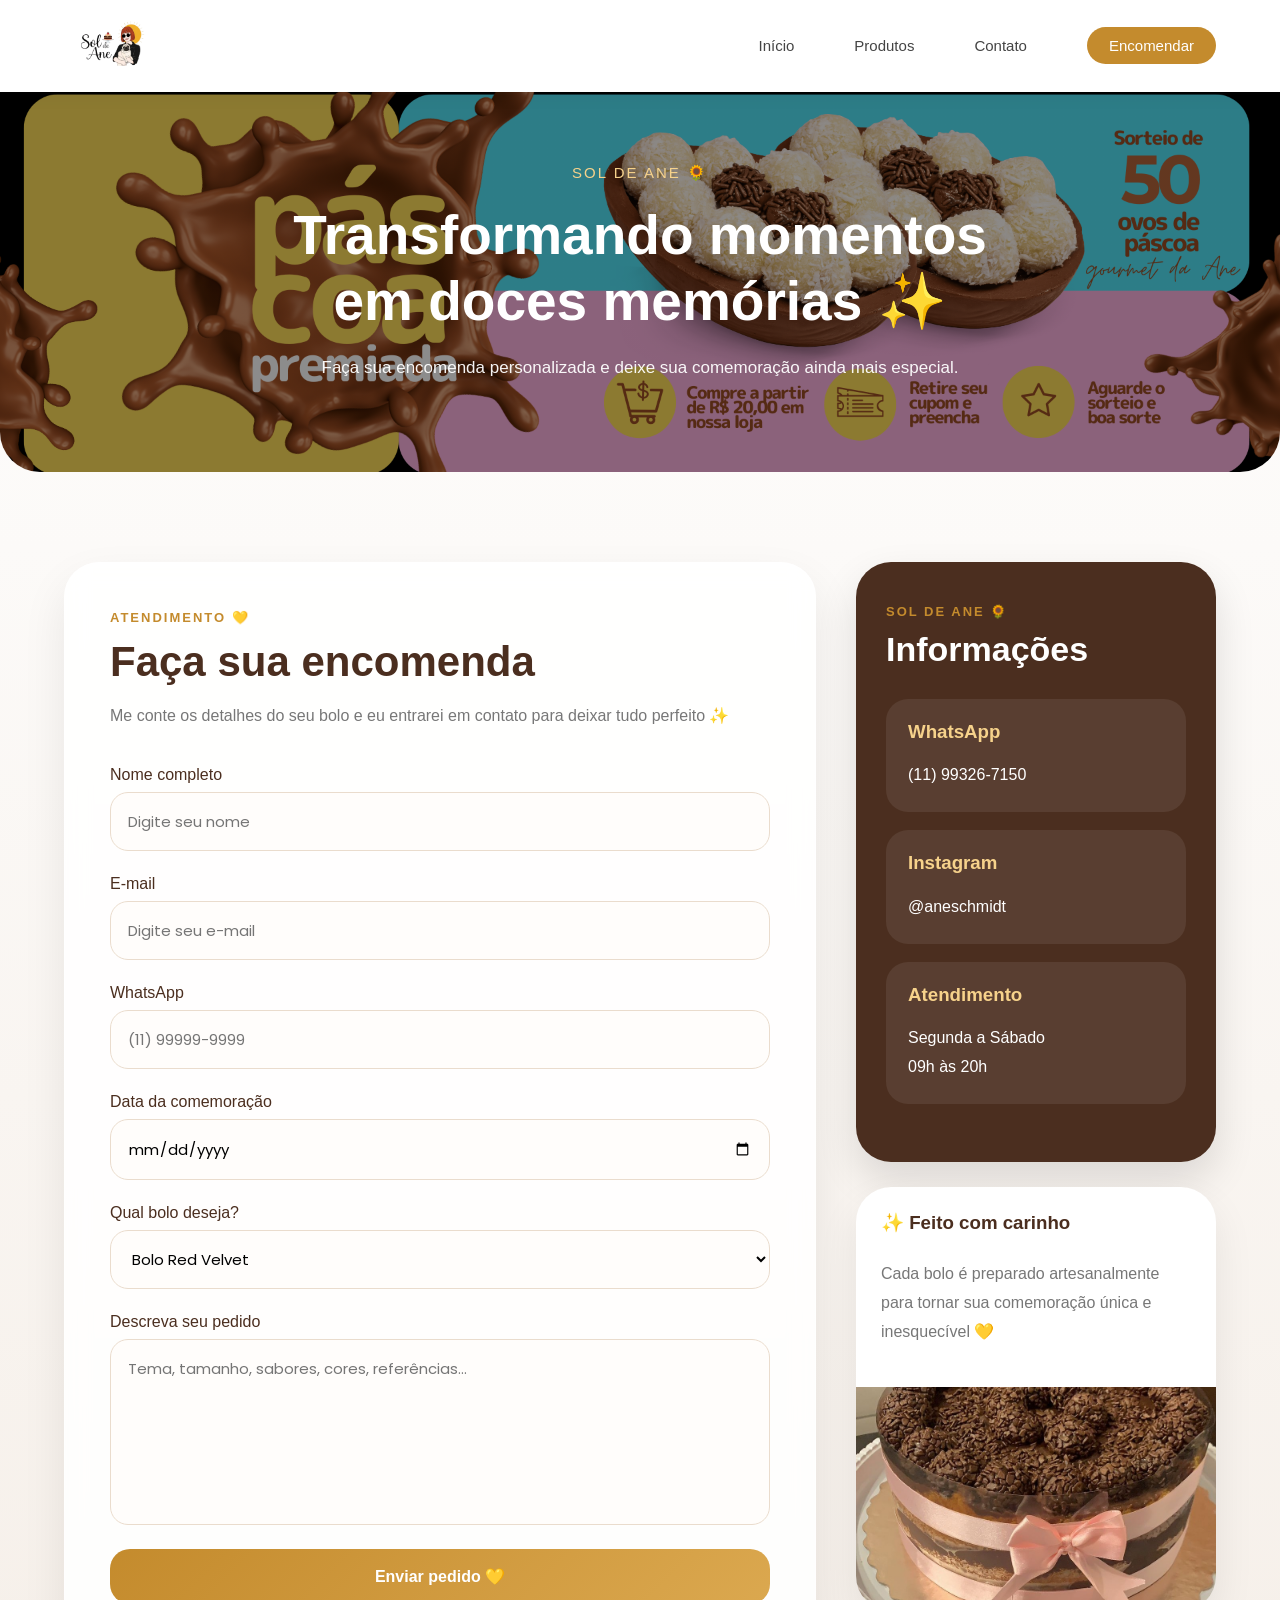
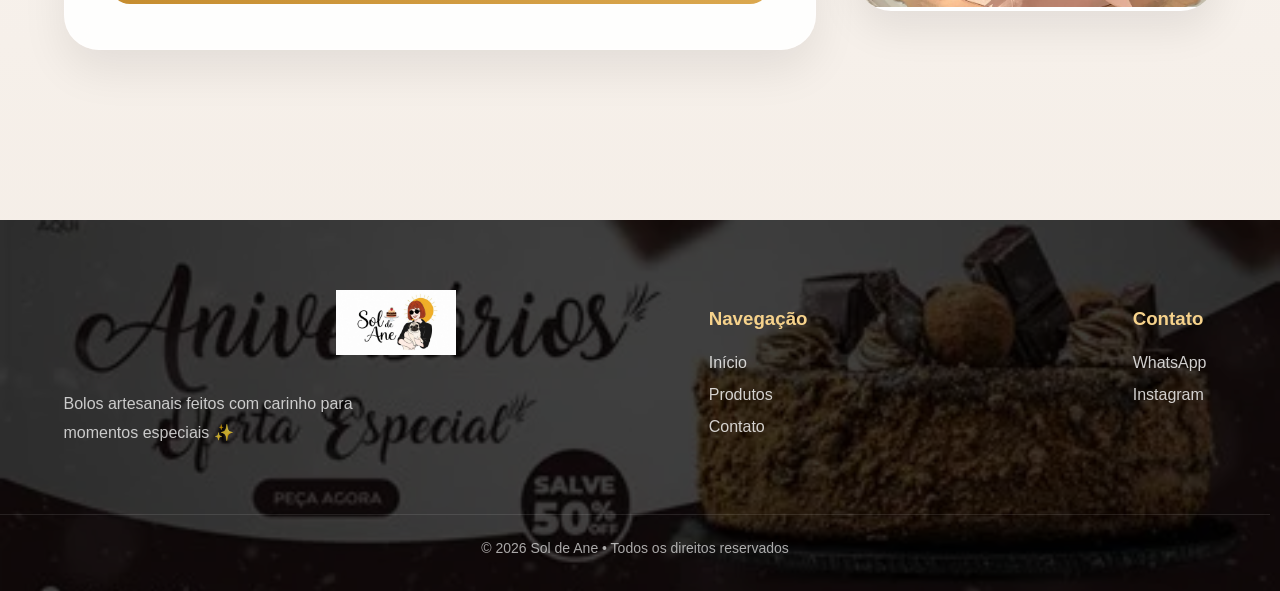
<file: contato.html>
<!DOCTYPE html>
<html lang="pt-br">

<head>

    <meta charset="UTF-8">

    <meta name="viewport" content="width=device-width, initial-scale=1.0">

    <title>Contato | Sol de Ane</title>

    <link rel="stylesheet" href="css/style.css">

    <link rel="icon" type="image/x-icon" href="img/logocomfundo.png">

    <link href="https://fonts.googleapis.com/css2?family=Poppins:wght@300;400;500;600;700&display=swap" rel="stylesheet">

</head>

<body class="tayday">

    
    <header class="header">

        <div class="divHeader">

            <a href="index.html">
                <img src="img/logocomfundo.png"
                alt="Logo Sol de Ane"
                class="logo">
            </a>

            <nav class="nav">

                <ul>

                    <li>
                        <a href="index.html">
                            Início
                        </a>
                    </li>

                    <li>
                        <a href="produtos.html">
                            Produtos
                        </a>
                    </li>

                    <li>
                        <a href="contato.html">
                            Contato
                        </a>
                    </li>

                    <li>
                        <a href="https://wa.me/5511993267150"
                        target="_blank"
                        class="btn-header">

                            Encomendar

                        </a>
                    </li>

                </ul>

            </nav>

        </div>

    </header>

    
    <section class="hero-contato">

        <div class="hero-overlay">

            <span>
                Sol de Ane 🌻
            </span>

            <h1>
                Transformando momentos
                <br>
                em doces memórias ✨
            </h1>

            <p>
                Faça sua encomenda personalizada e deixe sua comemoração ainda mais especial.
            </p>

        </div>

    </section>

   
    <main class="contato-page">

        <div class="container contato-container">

           
            <div class="formulario-contato">

                <span class="mini-text">
                    Atendimento 💛
                </span>

                <h2>
                    Faça sua encomenda
                </h2>

                <p class="texto-contato">

                    Me conte os detalhes do seu bolo e eu entrarei em contato para deixar tudo perfeito ✨

                </p>

                <form
                action="https://formspree.io/f/mykvknzn"
                method="POST"
                class="formulario">

                    <input
                    type="hidden"
                    name="_subject"
                    value="Novo pedido - Sol de Ane">

                   
                    <div class="input-group">

                        <label>
                            Nome completo
                        </label>

                        <input
                        type="text"
                        name="nome"
                        placeholder="Digite seu nome"
                        required>

                    </div>

                    
                    <div class="input-group">

                        <label>
                            E-mail
                        </label>

                        <input
                        type="email"
                        name="email"
                        placeholder="Digite seu e-mail"
                        required>

                    </div>

                    
                    <div class="input-group">

                        <label>
                            WhatsApp
                        </label>

                        <input
                        type="tel"
                        name="whatsapp"
                        placeholder="(11) 99999-9999"
                        required>

                    </div>

                    
                    <div class="input-group">

                        <label>
                            Data da comemoração
                        </label>

                        <input
                        type="date"
                        name="data">

                    </div>

                   
                    <div class="input-group">

                        <label>
                            Qual bolo deseja?
                        </label>

                        <select name="produto">

                            <option>
                                Bolo Red Velvet
                            </option>

                            <option>
                                Bolo de Brigadeiro
                            </option>

                            <option>
                                Bolo Gourmet
                            </option>

                            <option>
                                Bolo Temático
                            </option>

                            <option>
                                Outro
                            </option>

                        </select>

                    </div>

                    
                    <div class="input-group">

                        <label>
                            Descreva seu pedido
                        </label>

                        <textarea
                        name="descricao"
                        placeholder="Tema, tamanho, sabores, cores, referências..."
                        required></textarea>

                    </div>

                    
                    <button
                    type="submit"
                    class="btn-enviar">

                        Enviar pedido 💛

                    </button>

                </form>

            </div>

            <div class="lado-direito">

                <div class="info-contato">

                    <span class="mini-text">
                        Sol de Ane 🌻
                    </span>

                    <h2>
                        Informações
                    </h2>

                    <div class="info-card">

                        <h3>
                            WhatsApp
                        </h3>

                        <p>
                            (11) 99326-7150
                        </p>

                    </div>

                    <div class="info-card">

                        <h3>
                            Instagram
                        </h3>

                        <p>
                            @aneschmidt
                        </p>

                    </div>

                    <div class="info-card">

                        <h3>
                            Atendimento
                        </h3>

                        <p>
                            Segunda a Sábado
                            <br>
                            09h às 20h
                        </p>

                    </div>

                </div>

        
                <div class="extra-card">

                    <h3>
                        ✨ Feito com carinho
                    </h3>

                    <p>

                        Cada bolo é preparado artesanalmente para tornar sua comemoração única e inesquecível 💛

                    </p>

                    <img
                    src="img/bolo4.jpg"
                    alt="Bolo Sol de Ane">

                </div>

            </div>

        </div>

    </main>

  
    <footer class="footer">

        <div class="footer-container">

            <div class="footer-brand">

                <img
                src="img/logo.png"
                class="logo_footer">

                <p>

                    Bolos artesanais feitos com carinho para momentos especiais ✨

                </p>

            </div>

            <div class="footer-links">

                <h3>
                    Navegação
                </h3>

                <a href="index.html">
                    Início
                </a>

                <a href="produtos.html">
                    Produtos
                </a>

                <a href="contato.html">
                    Contato
                </a>

            </div>

            <div class="footer-links">

                <h3>
                    Contato
                </h3>

                <a href="https://wa.me/5511993267150">

                    WhatsApp

                </a>

                <a href="https://instagram.com/aneschmidt">

                    Instagram

                </a>

            </div>

        </div>

        <div class="footer-bottom">

            © 2026 Sol de Ane • Todos os direitos reservados

        </div>

    </footer>

</body>

</html>
</file>
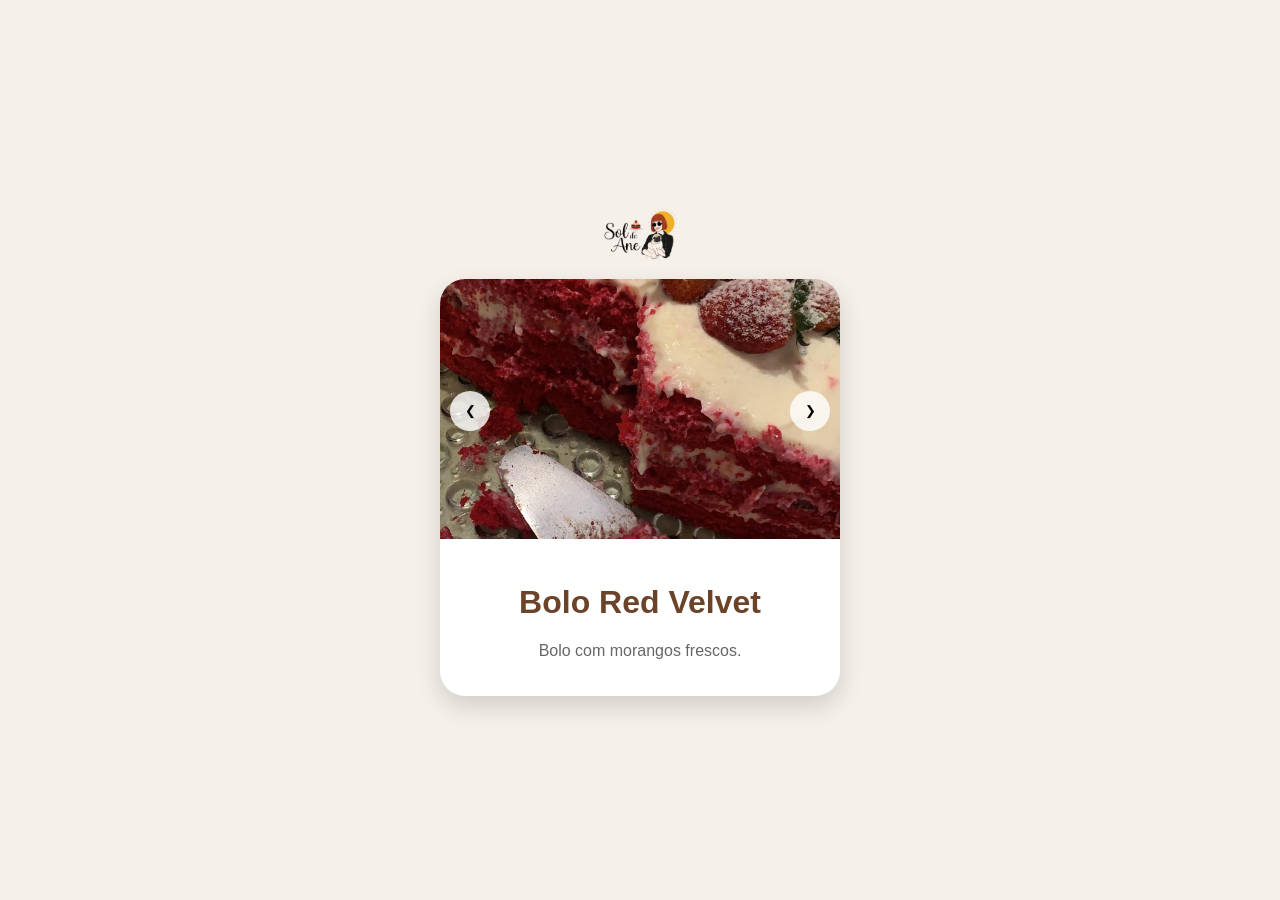
<file: pop_produtos.html>
<!DOCTYPE html>
<html lang="pt-br">

<head>
    <meta charset="UTF-8">
    <title>Produto</title>

    <style>

        body{
            margin: 0;
            height: 100vh;
            display: flex;
            flex-direction: column;
            justify-content: center;
            align-items: center;
            font-family: Arial;
            background: #f5f0ea;
        }

        .logo{
            width: 110px;
            margin-bottom: 15px;
        }

        .card{
            width: 400px;
            background: white;
            border-radius: 25px;
            overflow: hidden;
            box-shadow: 0 10px 25px rgba(0,0,0,0.15);
        }

        .slider{
            position: relative;
        }

        #foto{
            width: 100%;
            height: 260px;
            object-fit: cover;
        }

        button{
            position: absolute;
            top: 50%;
            transform: translateY(-50%);
            border: none;
            width: 40px;
            height: 40px;
            border-radius: 50%;
            background: rgba(255,255,255,0.8);
            cursor: pointer;
        }

        .esquerda{ left: 10px; }
        .direita{ right: 10px; }

        .info{
            padding: 20px;
            text-align: center;
        }

        h1{
            color: #6b4328;
        }

        p{
            color: #666;
        }

    </style>

</head>

<body>

    <img src="img/logocomfundo.png" class="logo">

    <div class="card">

        <div class="slider">

            <button class="esquerda" onclick="voltar()">❮</button>

            <img id="foto" src="img/bolo2.jpg">

            <button class="direita" onclick="proximo()">❯</button>

        </div>

        <div class="info">

            <h1 id="nome">Bolo Red Velvet</h1>

            <p id="desc">Bolo com morangos frescos.</p>

        </div>

    </div>

    <script>


let produto = "red";


function proximo(){

    if(produto == "red"){

        foto.src = "img/bolo4.jpg";

        nome.innerHTML = "Bolo de brigadeiro";

        desc.innerHTML = "Bolo de chocolate super fofinho com recheio cremoso de brigadeiro e cobertura generosa feita com chocolate ao leite.";

        produto = "brigadeiro";
    }

    else if(produto == "brigadeiro"){

        foto.src = "img/bolo8.jpg";

        nome.innerHTML = "Bolo de chocolate com maracujá";

        desc.innerHTML = "Delicioso bolo de chocolate com recheio cremoso de maracujá, trazendo o equilíbrio perfeito entre doce e cítrico.";

        produto = "maracuja";
    }

    else if(produto == "maracuja"){

        foto.src = "img/bolo7.jpg";

        nome.innerHTML = "Bolo de red com morangos";

        desc.innerHTML = "Massa red velvet macia com cobertura de chocolate branco e morangos frescos selecionados para deixar tudo ainda mais especial.";

        produto = "especial";
    }

    else{

        foto.src = "img/bolo2.jpg";

        nome.innerHTML = "Bolo Red Velvet com morangos";

        desc.innerHTML = "Bolo red velvet extremamente fofinho, recheado com creme especial e finalizado com morangos frescos e cobertura cremosa.";

        produto = "red";
    }

}


function voltar(){

    if(produto == "red"){

        foto.src = "img/bolo7.jpg";

        nome.innerHTML = "Bolo de red com morangos";

        desc.innerHTML = "Massa red velvet macia com cobertura de chocolate branco e morangos frescos selecionados para deixar tudo ainda mais especial.";

        produto = "especial";
    }

    else if(produto == "especial"){

        foto.src = "img/bolo8.jpg";

        nome.innerHTML = "Bolo de chocolate com maracujá";

        desc.innerHTML = "Delicioso bolo de chocolate com recheio cremoso de maracujá, trazendo o equilíbrio perfeito entre doce e cítrico.";

        produto = "maracuja";
    }

    else if(produto == "maracuja"){

        foto.src = "img/bolo4.jpg";

        nome.innerHTML = "Bolo de brigadeiro";

        desc.innerHTML = "Bolo de chocolate super fofinho com recheio cremoso de brigadeiro e cobertura generosa feita com chocolate ao leite.";

        produto = "brigadeiro";
    }

    else{

        foto.src = "img/bolo2.jpg";

        nome.innerHTML = "Bolo Red Velvet com morangos";

        desc.innerHTML = "Bolo red velvet extremamente fofinho, recheado com creme especial e finalizado com morangos frescos e cobertura cremosa.";

        produto = "red";
    }

}
    </script>

</body>
</html>
</file>
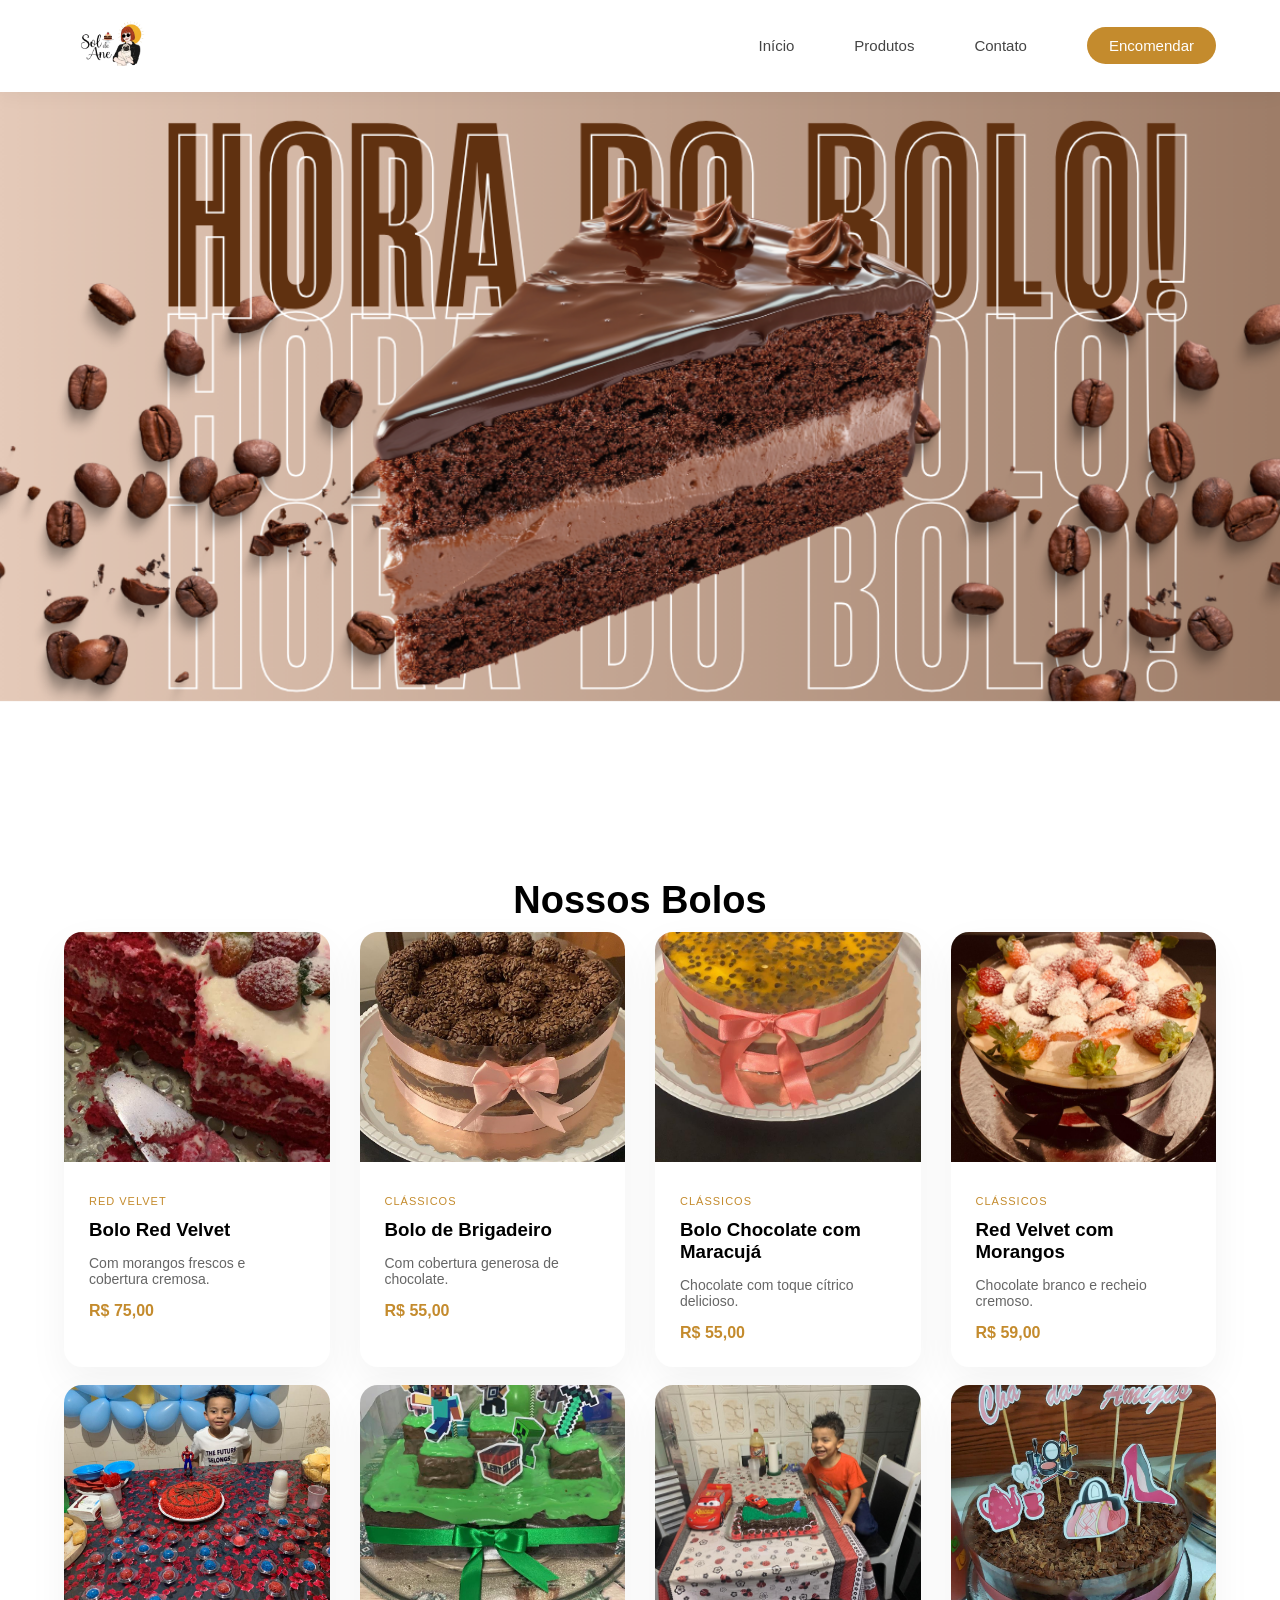
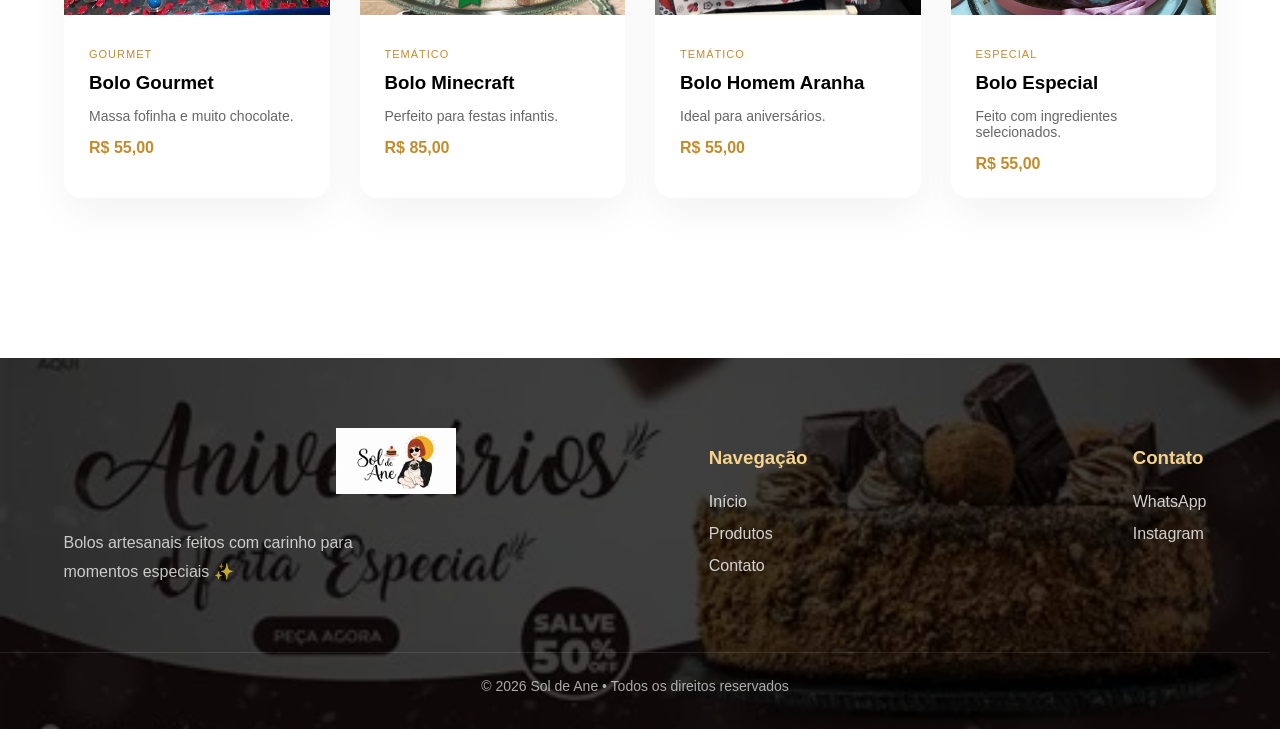
<file: produtos.html>
<!DOCTYPE html>
<html lang="pt-br">

<head>
    <meta charset="UTF-8">
    <meta name="viewport" content="width=device-width, initial-scale=1.0">
        <link rel="stylesheet" href="css/style.css">
    <link rel="icon" type="image/x-icon" href="img/logocomfundo.png">
    <title>Produtos</title>

    <script>

        function abrirDetalhes(nome, imagem, descricao){

            let url = `pop_produtos.html?nomeProduto=${encodeURIComponent(nome)}&imgProduto=${encodeURIComponent(imagem)}&descProduto=${encodeURIComponent(descricao)}`;

            window.open(url, "_blank", "width=800,height=700");
        }

    </script>

</head>

<body>

    <header class="header">

        <div class="divHeader">
    
            <a href="index.html">
                <img src="img/logocomfundo.png" alt="Logo Sol de Ane" class="logo">
            </a>
    
            <nav class="nav">
    
                <ul>
    
                    <li><a href="index.html">Início</a></li>
    
                    <li><a href="produtos.html">Produtos</a></li>
    
                    <li><a href="contato.html">Contato</a></li>
    
                    <li>
                        <a href="https://wa.me/5511993267150"
                        target="_blank"
                        class="btn-header">
                            Encomendar
                        </a>
                    </li>
    
                </ul>
    
            </nav>
    
        </div>
    
    </header>

<img src="img/Marrom e Bege 3.png" class="banner2">

<section class="produtos">

    <div class="container">

        <h2>Nossos Bolos</h2>

        <div class="grid">

           
            <div class="card" onclick="abrirDetalhes(
            'Bolo Red Velvet',
            'img/bolo2.jpg',
            'Bolo red velvet com cobertura cremosa e morangos frescos.'
            )">

                <img src="img/bolo2.jpg">

                <div class="card-info">

                    <span class="categoria">Red Velvet</span>

                    <h3>Bolo Red Velvet</h3>

                    <p>Com morangos frescos e cobertura cremosa.</p>

                    <strong>R$ 75,00</strong>

                </div>

            </div>

           
            <div class="card" onclick="abrirDetalhes(
            'Bolo de Brigadeiro',
            'img/bolo4.jpg',
            'Bolo de chocolate com muito brigadeiro cremoso.'
            )">

                <img src="img/bolo4.jpg">

                <div class="card-info">

                    <span class="categoria">Clássicos</span>

                    <h3>Bolo de Brigadeiro</h3>

                    <p>Com cobertura generosa de chocolate.</p>

                    <strong>R$ 55,00</strong>

                </div>

            </div>

            
            <div class="card" onclick="abrirDetalhes(
            'Bolo Chocolate com Maracujá',
            'img/bolo8.jpg',
            'Combinação perfeita entre chocolate e creme de maracujá.'
            )">

                <img src="img/bolo8.jpg">

                <div class="card-info">

                    <span class="categoria">Clássicos</span>

                    <h3>Bolo Chocolate com Maracujá</h3>

                    <p>Chocolate com toque cítrico delicioso.</p>

                    <strong>R$ 55,00</strong>

                </div>

            </div>

            
            <div class="card" onclick="abrirDetalhes(
            'Bolo Red Velvet com Morangos',
            'img/bolo7.jpg',
            'Bolo red velvet com chocolate branco e morangos.'
            )">

                <img src="img/bolo7.jpg">

                <div class="card-info">

                    <span class="categoria">Clássicos</span>

                    <h3>Red Velvet com Morangos</h3>

                    <p>Chocolate branco e recheio cremoso.</p>

                    <strong>R$ 59,00</strong>

                </div>

            </div>

        </div>

        <br>

        <div class="grid">

           
            <div class="card" onclick="abrirDetalhes(
            'Bolo Gourmet',
            'img/bolo6.jpg',
            'Bolo gourmet com recheio intenso de chocolate.'
            )">

                <img src="img/bolo6.jpg">

                <div class="card-info">

                    <span class="categoria">Gourmet</span>

                    <h3>Bolo Gourmet</h3>

                    <p>Massa fofinha e muito chocolate.</p>

                    <strong>R$ 55,00</strong>

                </div>

            </div>

            
            <div class="card" onclick="abrirDetalhes(
            'Bolo Minecraft',
            'img/bolo3.jpg',
            'Bolo temático inspirado no universo Minecraft.'
            )">

                <img src="img/bolo3.jpg">

                <div class="card-info">

                    <span class="categoria">Temático</span>

                    <h3>Bolo Minecraft</h3>

                    <p>Perfeito para festas infantis.</p>

                    <strong>R$ 85,00</strong>

                </div>

            </div>

           
            <div class="card" onclick="abrirDetalhes(
            'Bolo Homem Aranha',
            'img/bolo5.jpg',
            'Bolo temático do Homem Aranha com muito chocolate.'
            )">

                <img src="img/bolo5.jpg">

                <div class="card-info">

                    <span class="categoria">Temático</span>

                    <h3>Bolo Homem Aranha</h3>

                    <p>Ideal para aniversários.</p>

                    <strong>R$ 55,00</strong>

                </div>

            </div>

            
            <div class="card" onclick="abrirDetalhes(
            'Bolo Especial',
            'img/bolo14.jpg',
            'Bolo especial com recheio super cremoso.'
            )">

                <img src="img/bolo14.jpg">

                <div class="card-info">

                    <span class="categoria">Especial</span>

                    <h3>Bolo Especial</h3>

                    <p>Feito com ingredientes selecionados.</p>

                    <strong>R$ 55,00</strong>

                </div>

            </div>

        </div>

    </div>

</section>


<footer class="footer">

    <div class="footer-container">

        <div class="footer-brand">

            <img
            src="img/logo.png"
            class="logo_footer">

            <p>

                Bolos artesanais feitos com carinho para momentos especiais ✨

            </p>

        </div>

        <div class="footer-links">

            <h3>
                Navegação
            </h3>

            <a href="index.html">
                Início
            </a>

            <a href="produtos.html">
                Produtos
            </a>

            <a href="contato.html">
                Contato
            </a>

        </div>

        <div class="footer-links">

            <h3>
                Contato
            </h3>

            <a href="https://wa.me/5511993267150">

                WhatsApp

            </a>

            <a href="https://instagram.com/aneschmidt">

                Instagram

            </a>

        </div>

    </div>

    <div class="footer-bottom">

        © 2026 Sol de Ane • Todos os direitos reservados

    </div>

</footer>

</body>
</html>
</file>
<file: css/style.css>
body{
    margin: 0;
    font-family: 'Segoe UI', Tahoma, Geneva, Verdana, sans-serif;
}

.header{
    width: 100%;
    background: rgba(255,255,255,0.96);
    backdrop-filter: blur(12px);
    position: sticky;
    top: 0;
    z-index: 999;
    box-shadow: 0 2px 20px rgba(0,0,0,0.05);
}

.divHeader{
    width: 90%;
    max-width: 1200px;
    margin: auto;
    display: flex;
    align-items: center;
    justify-content: space-between;
    padding: 18px 0;
}

.logo{
    width: 95px;
    transition: 0.3s;
}

.logo:hover{
    transform: scale(1.05);
}

.nav ul{
    display: flex;
    align-items: center;
    gap: 35px;
    list-style: none;
    margin: 0;
    padding: 0;
}

.nav a{
    text-decoration: none;
    color: #4b2e1f;
    font-size: 16px;
    font-weight: 500;
    transition: 0.3s;
    position: relative;
}

.nav a::after{
    content: "";
    width: 0;
    height: 2px;
    background: #c48b2d;
    position: absolute;
    left: 0;
    bottom: -6px;
    transition: 0.3s;
}

.nav a:hover::after{
    width: 100%;
}

.nav a:hover{
    color: #c48b2d;
}

.btn-header{
    background: #c48b2d;
    color: white !important;
    padding: 12px 22px;
    border-radius: 30px;
}

.btn-header::after{
    display: none;
}

.btn-header:hover{
    transform: translateY(-2px);
    box-shadow: 0 8px 20px rgba(196,139,45,0.3);
}

.banner{
  width: 100%;
  height: 550px;
image-rendering: auto;

}

.banner2{
  width: 100%;
  height: auto;
image-rendering: auto;

}
.titulos{
    text-align: center;
}

.sobre_nos{
    width: 60%;
    margin-left: 20%;
    text-align: justify;
    font-size: 20px;
}
.img_sobre_nos{
    width: 15%;
    float: left;
    margin-right: 20px;
}
.titulo_sobre_nos{
    clear: left;
    text-align: center;
}

.mapa{
text-align: center;

}

.img_nossos_produtos{
    width: 11%;
    float: right;
    margin-right: 590px;
    /* horizontal | vertical | blur (desfoque) | cor */
    box-shadow: 5px 10px 15px rgba(0, 0, 0, 0.856);
   border-radius: 10px;
   opacity: 1;
   transition: 400ms;
}

.img_nossos_produtos:hover{
    opacity: 0.5;
    cursor: pointer;
}
.letras{
    font-family: Arial, Helvetica, sans-serif;
      text-align: center;
}

.tayday{
background: linear-gradient(#ffffff, #f3ebe3);
}

.video{
     display: flex;
    justify-content: center; 
    align-items: center;     
    width: 100%; 
 
}
footer{
    padding: 210px 10px 10px 0px;
    background: url("../img/FUNDOBANNER.webp");
    background-position: center;
    background-size: cover;
    background-color: rgba(24, 24, 24, 0.856);
    background-blend-mode: darken;
   
}

.footer_p{
   color: #ffffff;
   text-align: right;
}

footer a{
    color: #ffffff;
    text-decoration: none;
}
.logo_footer{
    width: 15%;
    padding-left: 85%;

}


.container {
    width: 90%;
    max-width: 1200px;
    margin: auto;
}


.nav a {
    text-decoration: none;
    margin-left: 25px;
    color: #444;
    font-family: Arial, sans-serif;
    font-size: 15px;
}

.btn-header {
    background: #c48b2d;
    padding: 10px 22px;
    border-radius: 25px;
    color: white !important;
}


.hero {
    padding: 100px 0;
}

.hero-content {
    display: flex;
    align-items: center;
    justify-content: space-between;
    gap: 50px;
}

.hero-text {
    max-width: 550px;
}

.hero h1 {
    font-size: 48px;
    margin-bottom: 20px;
}

.hero p {
    font-family: Arial, sans-serif;
    color: #666;
    margin-bottom: 35px;
}

.hero-buttons a {
    padding: 12px 28px;
    border-radius: 25px;
    text-decoration: none;
    margin-right: 15px;
    font-family: Arial, sans-serif;
}

.btn-primary {
    background: #c48b2d;
    color: white;
}

.btn-outline {
    border: 1px solid #c48b2d;
    color: #c48b2d;
}

.hero-image img {
    width: 380px;
    border-radius: 50%;
    box-shadow: 0 20px 40px rgba(0,0,0,0.08);
}


.produtos {
    padding: 80px 0;
    text-align: center;
}

.produtos h2 {
    font-size: 38px;
    margin-bottom: 10px;
}

.sub {
    color: #777;
    margin-bottom: 50px;
    font-family: Arial, sans-serif;
}

.grid {
    display: flex;
    gap: 30px;
    justify-content: center;
}

.card {
    background: white;
    width: 320px;
    border-radius: 18px;
    overflow: hidden;
    box-shadow: 0 15px 40px rgba(0,0,0,0.05);
    transition: 0.3s ease;
}

.card:hover {
    transform: translateY(-8px);
}

.card img {
    width: 100%;
    height: 230px;
    object-fit: cover;
}

.card-info {
    padding: 25px;
    text-align: left;
}

.categoria {
    font-size: 11px;
    text-transform: uppercase;
    letter-spacing: 1px;
    color: #c48b2d;
    font-family: Arial, sans-serif;
}

.card h3 {
    margin: 10px 0;
}

.card p {
    font-size: 14px;
    color: #666;
    font-family: Arial, sans-serif;
}

.card strong {
    display: block;
    margin-top: 15px;
    color: #c48b2d;
}


.slider{
    position: relative;
}

.seta{

    position: absolute;
    top: 50%;
    transform: translateY(-50%);
    border: none;
    background: rgba(0,0,0,0.4);
    color: white;
    font-size: 25px;
    width: 40px;
    height: 40px;
    border-radius: 50%;
    cursor: pointer;
}

.esquerda{
    left: 10px;
}

.direita{
    right: 10px;
}

.hero-contato{

    height: 380px;

    background:
    linear-gradient(rgba(0,0,0,0.45), rgba(0,0,0,0.45)),
    url("../img/pascopreto.png");

    background-size: cover;

    background-position: center;

    display: flex;

    align-items: center;

    justify-content: center;

    text-align: center;

    border-radius: 0 0 40px 40px;

    overflow: hidden;
}

.hero-overlay{

    color: white;

    max-width: 750px;

    padding: 20px;
}

.hero-overlay span{

    font-size: 15px;

    letter-spacing: 2px;

    text-transform: uppercase;

    color: #f6d28b;
}

.hero-overlay h1{

    font-size: 55px;

    margin: 20px 0;

    line-height: 1.2;
}

.hero-overlay p{

    font-size: 17px;

    line-height: 1.7;

    opacity: 0.95;
}

.contato-page{

    padding: 90px 0;
}

.contato-container{

    width: 90%;

    max-width: 1250px;

    margin: auto;

    display: flex;

    gap: 40px;

    align-items: flex-start;
}


.formulario-contato{

    flex: 1;

    background: rgba(255,255,255,0.88);

    backdrop-filter: blur(12px);

    padding: 45px;

    border-radius: 35px;

    box-shadow: 0 20px 45px rgba(0,0,0,0.08);

    border: 1px solid rgba(255,255,255,0.5);
}

.mini-text{

    color: #c48b2d;

    font-size: 13px;

    font-weight: 600;

    letter-spacing: 2px;

    text-transform: uppercase;
}

.formulario-contato h2{

    font-size: 42px;

    color: #4b2e1f;

    margin-top: 12px;

    margin-bottom: 12px;
}

.texto-contato{

    color: #777;

    line-height: 1.8;

    margin-bottom: 35px;
}

.formulario{

    display: flex;

    flex-direction: column;

    gap: 24px;
}

.input-group{

    display: flex;

    flex-direction: column;
}

.input-group label{

    margin-bottom: 8px;

    font-weight: 500;

    color: #4b2e1f;
}

.input-group input,
.input-group select,
.input-group textarea{

    padding: 17px;

    border-radius: 18px;

    border: 1px solid #eadccd;

    background: #fffdfb;

    font-size: 15px;

    font-family: 'Poppins', sans-serif;

    transition: 0.3s;
}

.input-group input:focus,
.input-group select:focus,
.input-group textarea:focus{

    outline: none;

    border-color: #c48b2d;

    box-shadow: 0 0 0 5px rgba(196,139,45,0.14);
}

textarea{

    min-height: 150px;

    resize: none;
}

.btn-enviar{

    background: linear-gradient(
    135deg,
    #c48b2d,
    #dba84f
    );

    color: white;

    border: none;

    padding: 18px;

    border-radius: 20px;

    font-size: 16px;

    font-weight: 600;

    cursor: pointer;

    transition: 0.35s;
}

.btn-enviar:hover{

    transform: translateY(-4px);

    box-shadow: 0 15px 30px rgba(196,139,45,0.3);
}


.lado-direito{

    width: 360px;

    display: flex;

    flex-direction: column;

    gap: 25px;
}


.info-contato{

    background: #4b2e1f;

    padding: 40px 30px;

    border-radius: 35px;

    color: white;

    box-shadow: 0 18px 40px rgba(0,0,0,0.12);
}

.info-contato h2{

    font-size: 34px;

    margin-top: 10px;

    margin-bottom: 30px;
}

.info-card{

    background: rgba(255,255,255,0.08);

    padding: 22px;

    border-radius: 22px;

    margin-bottom: 18px;

    transition: 0.3s;
}

.info-card:hover{

    transform: translateY(-5px);

    background: rgba(255,255,255,0.13);
}

.info-card h3{

    margin-top: 0;

    color: #f6d28b;
}

.info-card p{

    margin-bottom: 0;

    line-height: 1.8;
}


.extra-card{

    background: white;

    border-radius: 35px;

    overflow: hidden;

    box-shadow: 0 18px 40px rgba(0,0,0,0.08);
}

.extra-card img{

    width: 100%;

    height: 220px;

    object-fit: cover;
}

.extra-card h3{

    padding: 25px 25px 10px;

    color: #4b2e1f;

    margin: 0;
}

.extra-card p{

    padding: 0 25px 25px;

    color: #777;

    line-height: 1.8;
}


.footer{

    margin-top: 80px;

    background:
    linear-gradient(rgba(0,0,0,0.75), rgba(0,0,0,0.75)),
    url("../img/FUNDOBANNER.webp");

    background-size: cover;

    background-position: center;

    padding-top: 70px;

    color: white;
}

.footer-container{

    width: 90%;

    max-width: 1200px;

    margin: auto;

    display: flex;

    justify-content: space-between;

    gap: 40px;

    padding-bottom: 50px;
}

.footer-brand{

    max-width: 320px;
}

.logo_footer{

    width: 120px;

    margin-bottom: 15px;
}

.footer-brand p{

    color: rgba(255,255,255,0.75);

    line-height: 1.8;
}

.footer-links{

    display: flex;

    flex-direction: column;

    gap: 14px;
}

.footer-links h3{

    margin-bottom: 10px;

    color: #f6d28b;
}

.footer-links a{

    color: rgba(255,255,255,0.8);

    text-decoration: none;

    transition: 0.3s;
}

.footer-links a:hover{

    color: #f6d28b;

    transform: translateX(4px);
}

.footer-bottom{

    border-top: 1px solid rgba(255,255,255,0.1);

    text-align: center;

    padding: 25px;

    color: rgba(255,255,255,0.65);

    font-size: 14px;
}



@media(max-width: 980px){

    .contato-container{

        flex-direction: column;
    }

    .lado-direito{

        width: 100%;
    }

    .hero-overlay h1{

        font-size: 38px;
    }

    .footer-container{

        flex-direction: column;
    }
}

@media(max-width: 768px){

    .formulario-contato{

        padding: 30px;
    }

    .formulario-contato h2{

        font-size: 34px;
    }

    .hero-contato{

        height: 300px;
    }

    .hero-overlay h1{

        font-size: 30px;
    }

    .hero-overlay p{

        font-size: 15px;
    }
}
</file>
